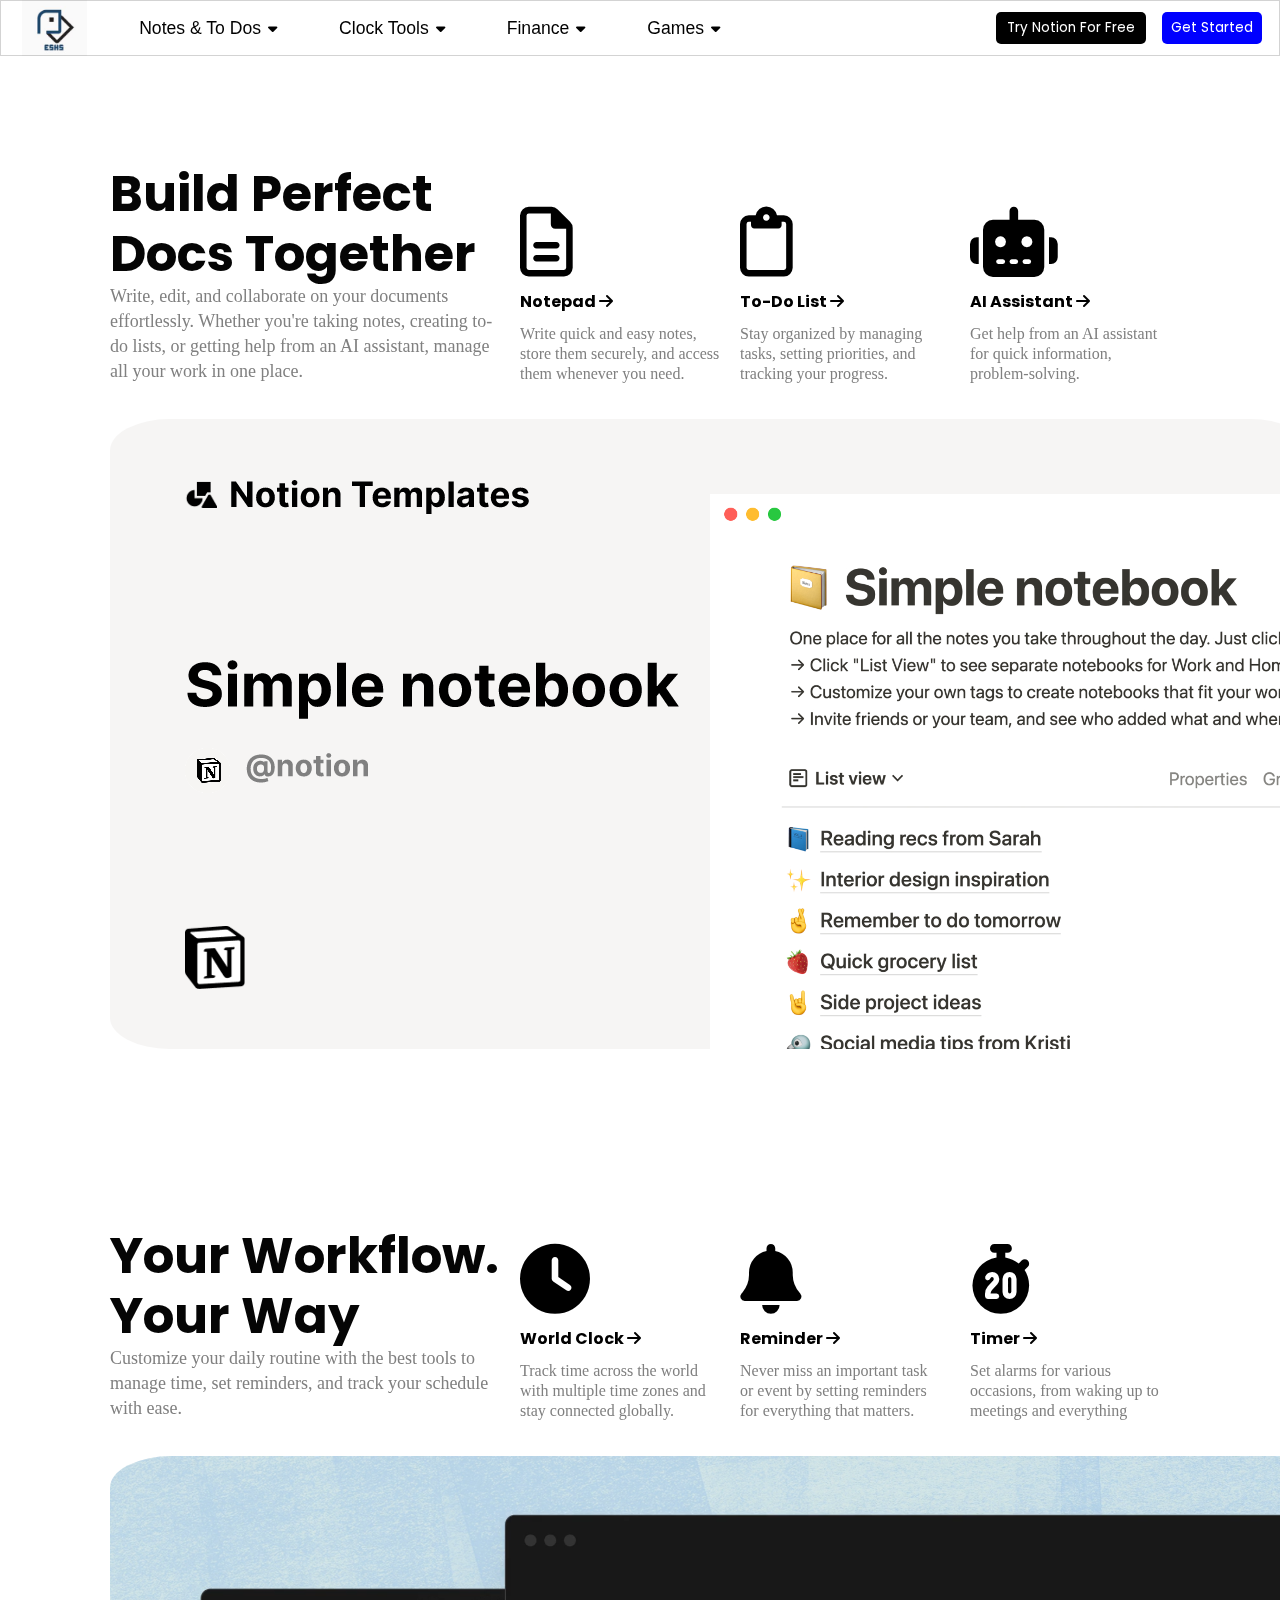
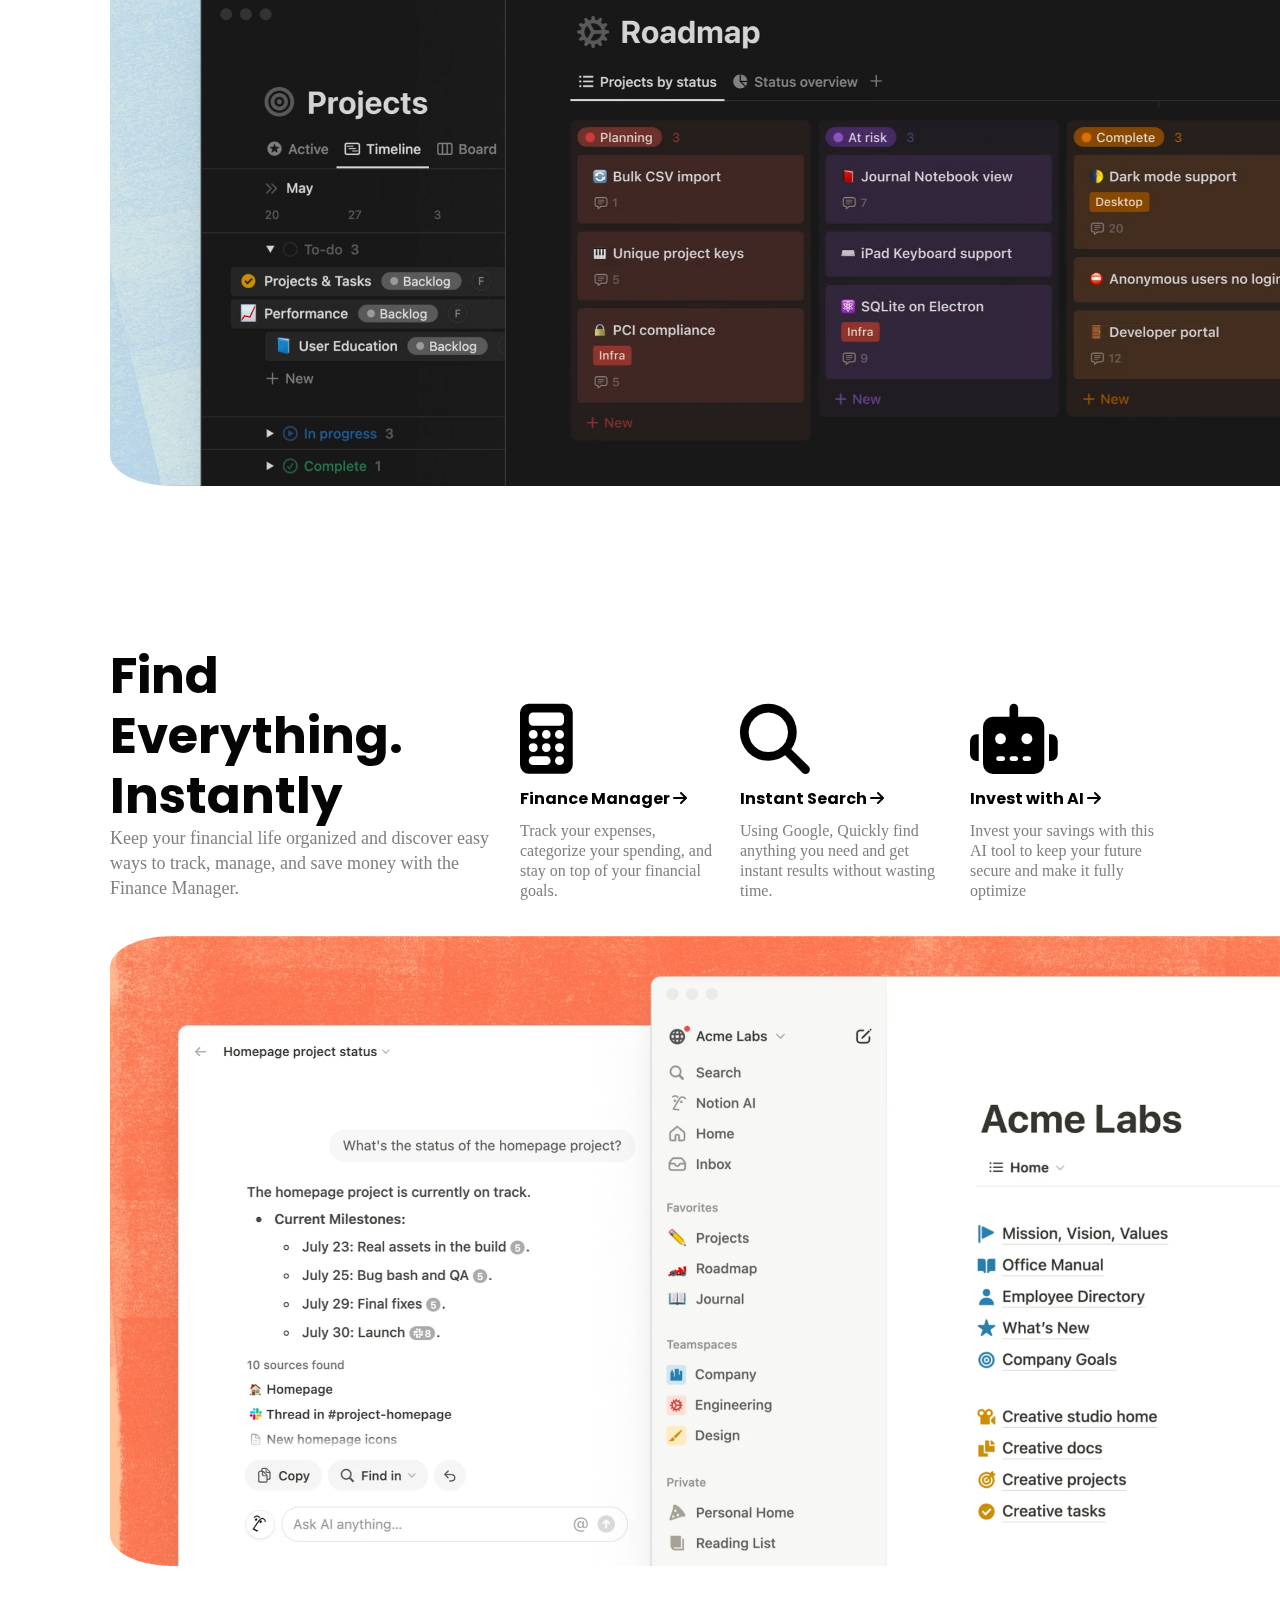
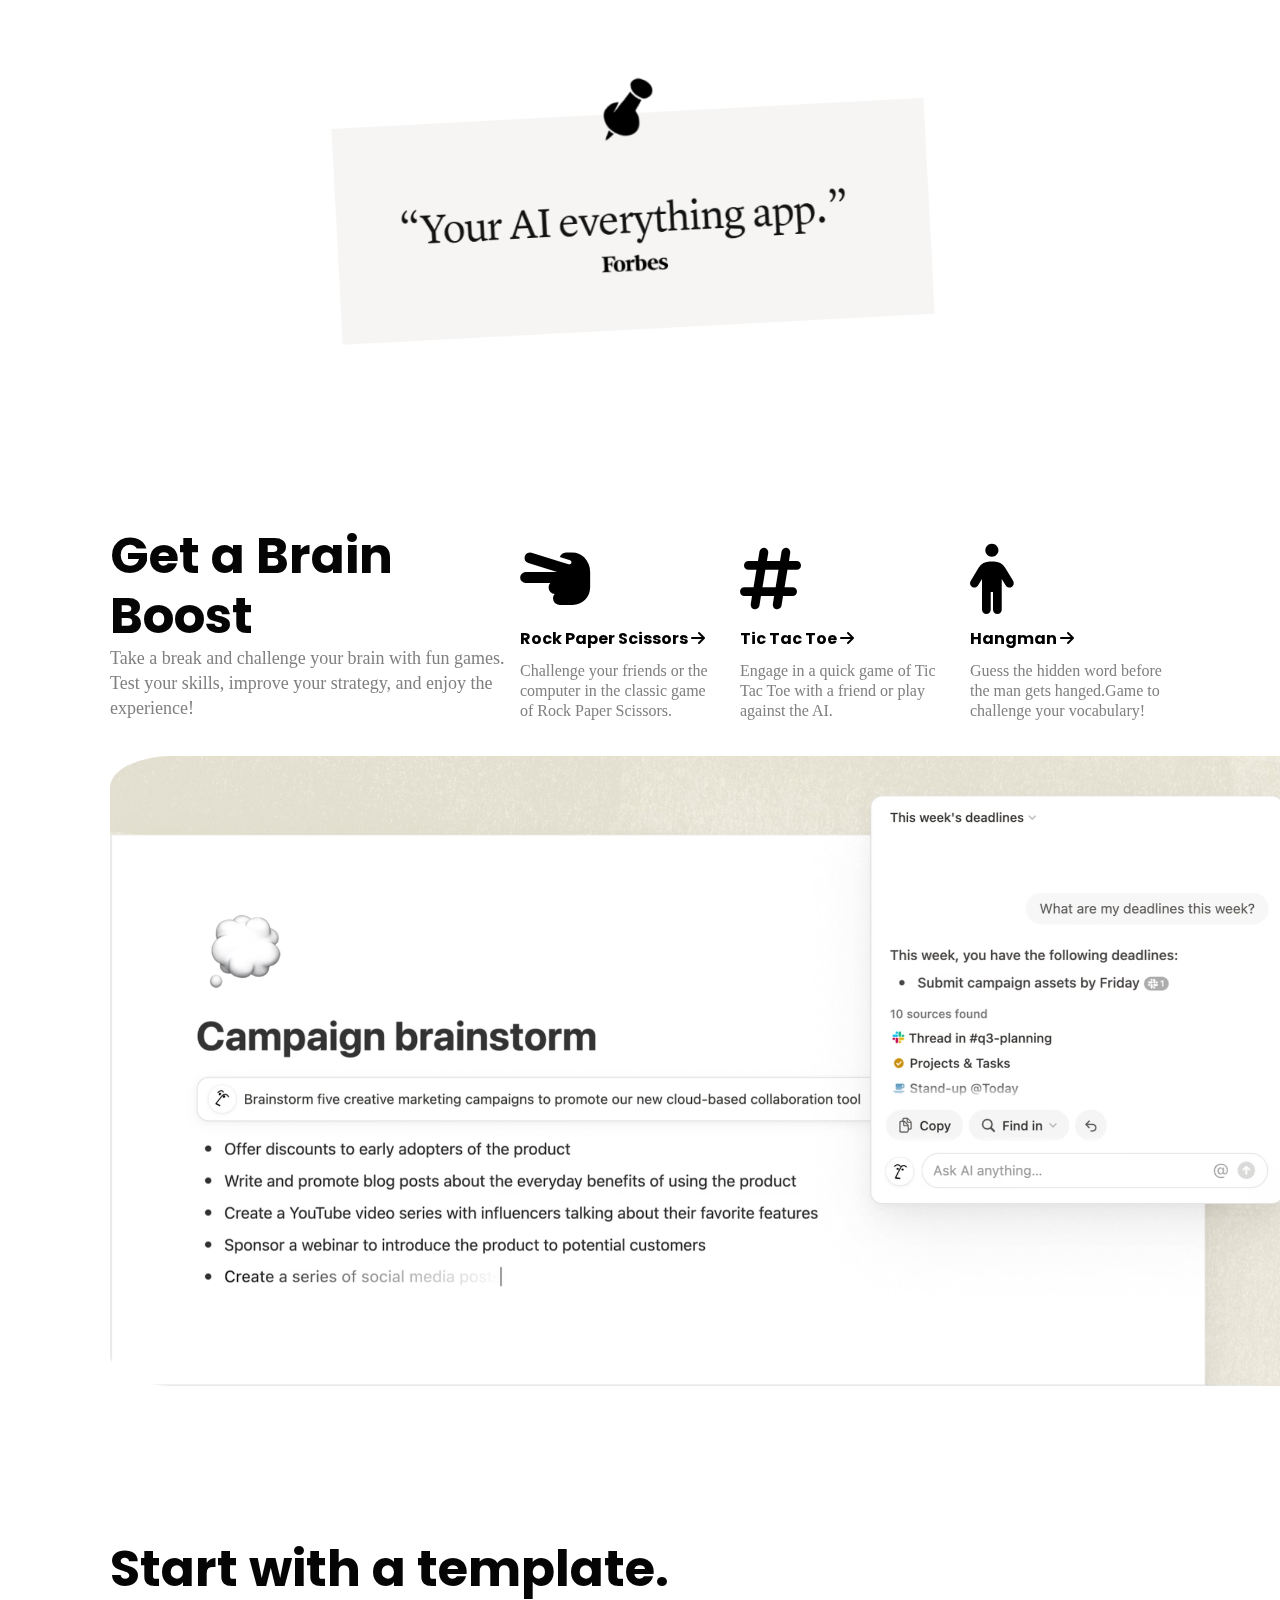
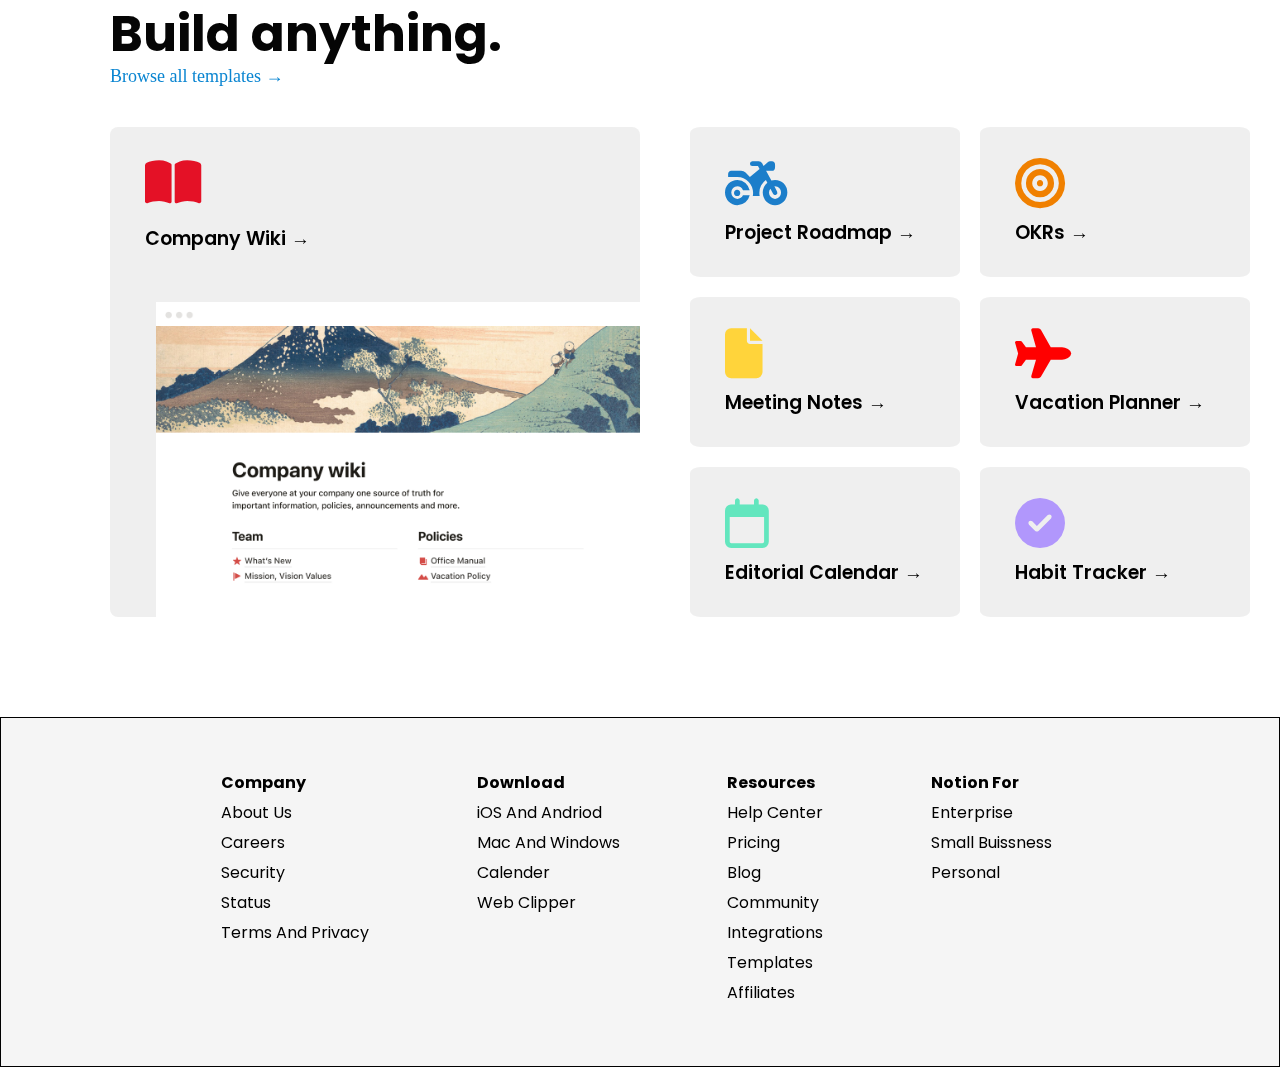
<file: index.html>
<!DOCTYPE html>
<html lang="en">

<head>
    <meta charset="UTF-8">
    <meta name="viewport" content="width=device-width, initial-scale=1.0">
    <link rel="stylesheet" href="index.css">
    <link href='https://unpkg.com/boxicons@2.1.4/css/boxicons.min.css' rel='stylesheet'>
    <link rel="stylesheet" href="https://cdnjs.cloudflare.com/ajax/libs/font-awesome/6.6.0/css/all.min.css" />
    <style>
        @import url('https://fonts.googleapis.com/css2?family=Barlow+Semi+Condensed&family=Barlow:wght@600;700&family=Poppins:ital,wght@0,100;0,200;0,300;0,400;0,500;0,600;0,700;0,800;0,900;1,100;1,200;1,300;1,400;1,500;1,600;1,700;1,800;1,900&display=swap');
    </style>
    <link rel="icon" href="NotionImages/ss.png" type="image/x-icon">
    <title>ESHS Productivity System</title>
</head>

<body>

    <!-- NAVIGATON MENU SECTION STARTS -->

    <header>
        <div class="navBar">
            <div class="content">
                <img src="NotionImages/ss.png">
                <div class="dropdown">
                    <a href="#">Notes & To Dos <i class="fa-solid fa-caret-down"></i></a>
                    <div class="dropdown_menu" id="menu3">
                        <ul>
                            <li><a href="Notepad/notepad.html" target="_blank">Notepad</a>
                            </li>
                            <li><a href="To DO list/tasklist.html" target="_blank">Task List</a>
                            </li>
                            <li><a href="https://chat.openai.com" target="_blank">Ai Assistant</a>
                            </li>
                        </ul>
                    </div>
                </div>
                <div class="dropdown">
                    <a href="#">Clock Tools <i class="fa-solid fa-caret-down"></i></a>
                    <div class="dropdown_menu" id="menu3">
                        <ul>
                            <li><a href="Clock/Clock/wc.html" target="_blank">World Clock</a>
                            </li>
                            <li><a href="Clock/Reminder/reminder.html" target="_blank">Reminder</a>
                            </li>
                            <li><a href="Clock/Timer/timer.html" target="_blank">Stopwatch</a>
                            </li>
                        </ul>
                    </div>
                </div>
                <div class="dropdown">
                    <a href="#">Finance <i class="fa-solid fa-caret-down"></i></a>
                    <div class="dropdown_menu" id="menu3">
                        <ul>
                            <li><a href="Finance Manager/index.html" target="_blank">Finance Tracker</a></li>
                        </ul>
                    </div>
                </div>
                <div class="dropdown">
                    <a href="#">Games <i class="fa-solid fa-caret-down"></i></a>
                    <div class="dropdown_menu" id="menu4">
                        <ul>
                            <li><a href="Rock Paper Scissors/rockPaperScissors.html" target="_blank">Rock Paper Scissors</a></li>
                            <li><a href="Tic Tac Toe/tictactoe.html" target="_blank">Tic Tac Toe</a></li>
                            <li><a href="Hangman/hangman.html" target="_blank">Hangman</a></li>
                        </ul>
                    </div>
                </div>
            </div>
            <div class="nav-btns">
                <button class="trybtn" id="sign-in">Try Notion For Free</button>
                <button class="startbtn" id="user-button">Get Started</button>
            </div>
        </div>
    </header>

    <!-- NAVIGATON MENU SECTION ENDS -->


    <!-- NOTEPAD SECTION STARTS-->

    <section class="container" id="buildDocsTogetherSection">
        <div class="contInfo">
            <h1>Build Perfect Docs Together</h1>
            <p>Write, edit, and collaborate on your documents effortlessly. Whether you're taking notes, creating to-do
                lists, or getting help from an AI assistant, manage all your work in one place.</p>
        </div>
        <div class="box">
            <i class="fa-regular fa-file-lines"></i>
            <h4><a href="Notepad/notepad.html" target="_blank" class="myesfan">Notepad <i class="fa-solid fa-arrow-right ifeatures"></i></a></h4>
            <p>Write quick and easy notes, store them securely, and access them whenever you need.</p>
        </div>
        <div class="box">
            <i class="fa-regular fa-clipboard"></i>
            <h4><a href="To DO list/tasklist.html" target="_blank" class="myesfan">To-Do List <i class="fa-solid fa-arrow-right ifeatures"></i></a></h4>
            <p>Stay organized by managing tasks, setting priorities, and tracking your progress.</p>
        </div>
        <div class="box">
            <i class="fa-solid fa-robot"></i>
            <h4><a href="https://chatgpt.com/" target="_blank" class="myesfan">AI Assistant <i class="fa-solid fa-arrow-right ifeatures"></i></a></h4>
            <p>Get help from an AI assistant for quick information, problem-solving.</p>
        </div>
        <img src="NotionImages/simple-notebook.png">
    </section>

    <!-- NOTEPAD SECTION STARTS-->


    <!-- CLOCK SECTION STARTS -->

    <section class="container" id="yourWorkflowSection">
        <div class="contInfo">
            <h1>Your Workflow. Your Way</h1>
            <p>Customize your daily routine with the best tools to manage time, set reminders, and track your schedule
                with ease.</p>
        </div>
        <div class="box">
            <i class="fa-solid fa-clock"></i>
            <h4><a href="Clock/Clock/wc.html" class="myesfan" target="_blank">World Clock <i class="fa-solid fa-arrow-right ifeatures"></i></a></h4>
            <p>Track time across the world with multiple time zones and stay connected globally.</p>
        </div>
        <div class="box">
            <i class="fa-solid fa-bell"></i>
            <h4><a href="Clock/Reminder/reminder.html" class="myesfan" target="_blank">Reminder <i class="fa-solid fa-arrow-right ifeatures"></i></a></h4>
            <p>Never miss an important task or event by setting reminders for everything that matters.</p>
        </div>
        <div class="box">
            <i class="fa-solid fa-stopwatch-20"></i>
            <h4><a href="Clock/Timer/timer.html" class="myesfan" target="_blank">Timer <i class="fa-solid fa-arrow-right ifeatures"></i></a></h4>
            <p>Set alarms for various occasions, from waking up to meetings and everything </p>
        </div>
        <img src="NotionImages/videoframe_1125.png" style="height: 630px;">

    </section>

    <!-- CLOCK SECTION STARTS -->


    <!-- FINANCE MANAGER SECTION STARTS -->
    <section class="container" id="findEverythingSection">
        <div class="contInfo">
            <h1>Find Everything. Instantly</h1>
            <p>Keep your financial life organized and discover easy ways to track, manage, and save money with the
                Finance Manager.</p>
        </div>
        <div class="box">
            <i class="fa-solid fa-calculator"></i>
            <h4><a href="Finance Manager/index.html" target="_blank" class="myesfan">Finance Manager <i class="fa-solid ifeatures fa-arrow-right"></i></a></h4>
            <p>Track your expenses, categorize your spending, and stay on top of your financial goals.</p>
        </div>
        <div class="box">
            <i class="fa-solid fa-search"></i>
            <h4><a href="https://www.google.com/" target="_blank" class="myesfan">Instant Search <i class="fa-solid ifeatures fa-arrow-right"></i></a></h4>
            <p>Using Google, Quickly find anything you need and get instant results without wasting time.</p>
        </div>
        <div class="box">
            <i class="fa-solid fa-robot"></i>
            <h4><a href="https://www.sigfig.com/" target="_blank" class="myesfan">Invest with AI <i class="fa-solid ifeatures fa-arrow-right"></i></a></h4>
            <p>Invest your savings with this AI tool to keep your future secure and make it fully optimize</p>
        </div>
        <img src="NotionImages/videoframe_4875.png" height="630px">
    </section>

    <!-- FINANCE MANAGER SECTION ENDS -->


    <div style="display: flex; justify-content: center;">
        <img src="NotionImages/quote.png" height="350px">
    </div>


    <!-- GAMES SECTION STARTS -->

    <section class="container" id="brainBoostSection">
        <div class="contInfo">
            <h1>Get a Brain Boost</h1>
            <p>Take a break and challenge your brain with fun games. Test your skills, improve your strategy, and enjoy
                the experience!</p>
        </div>
        <div class="box">
            <i class="fa-solid fa-hand-scissors"></i>
            <h4><a href="Rock Paper Scissors/rockPaperScissors.html" class="myesfan">Rock Paper Scissors <i class="fa-solid fa-arrow-right ifeatures"></i></a></h4>
            <p>Challenge your friends or the computer in the classic game of Rock Paper Scissors.</p>
        </div>
        <div class="box">
            <i class="fa-solid fa-hashtag"></i>
            <h4><a href="Tic Tac Toe/tictactoe.html" class="myesfan">Tic Tac Toe <i class="fa-solid fa-arrow-right ifeatures"></i></a></h4>
            <p>Engage in a quick game of Tic Tac Toe with a friend or play against the AI.</p>
        </div>
        <div class="box">
            <i class="fa-solid fa-person"></i>
            <h4><a href="Hangman/hangman.html" class="myesfan">Hangman <i class="fa-solid fa-arrow-right ifeatures"></i></a></h4>
            <p>Guess the hidden word before the man gets hanged.Game to challenge your vocabulary!</p>
        </div>

        <img src="NotionImages/videoframe_4125.png" height="630px">
    </section>

    <!-- GAMES SECTION ENDS -->


    <section class="button-collage">
        <h1 style="line-height: 65px;">Start with a template. Build anything.</h1>
        <a href="#">Browse all templates →</a>
        <div class="buttons">
            <button id="btn1"><i class="fa-solid fa-book-open" style="color: #e41126;"></i><h3>Company Wiki →</h3> <img src="NotionImages/wiki-template.webp" class="btn1-icon"></button>
            <button class="btn" id="btn2 "><i class="fa-solid fa-motorcycle" style="color: #1c7eca;"></i><h3>Project Roadmap →</h3></button>
            <button class="btn" id="btn3 "><i class="fa-solid fa-bullseye" style="color: #f08000;"></i><h3>OKRs →</h3></button>
            <button class="btn" id="btn4"><i class="fa-solid fa-file" style="color: #FFD43B;"></i><h3>Meeting Notes →</h3></button>
            <button class="btn" id="btn5"><i class="fa-solid fa-plane" style="color: #ff0000;"></i><h3>Vacation Planner →</h3></button>
            <button class="btn" id="btn6"><i class="fa-regular fa-calendar" style="color: #63E6BE;"></i><h3>Editorial Calendar →</h3></button>
            <button class="btn" id="btn7"><i class="fa-solid fa-circle-check" style="color: #B197FC;"></i><h3>Habit Tracker →</h3></button>
        </div>
    </section>
    
    <footer>
        <div class="foot_info footer1">
            <p><b>Company</b></p>
            <a>About Us</a>
            <a>Careers</a>
            <a>Security</a>
            <a>Status</a>
            <a>Terms And Privacy</a>
        </div>
        <div class="foot_info footer2">
            <p><b>Download</b></p>
            <a>iOS And Andriod</a>
            <a>Mac And Windows</a>
            <a>Calender</a>
            <a>Web Clipper</a>
        </div>
        <div class="foot_info footer3">
            <p><b>Resources</b></p>
            <a>Help Center</a>
            <a>Pricing</a>
            <a>Blog</a>
            <a>Community</a>
            <a>Integrations</a>
            <a>Templates</a>
            <a>Affiliates</a>
        </div>
        <div class="foot_info footer4">
            <p><b>Notion For</b></p>
            <a>Enterprise</a>
            <a>Small Buissness</a>
            <a>Personal</a>
        </div>
    </footer>
</body>

</html>
</file>
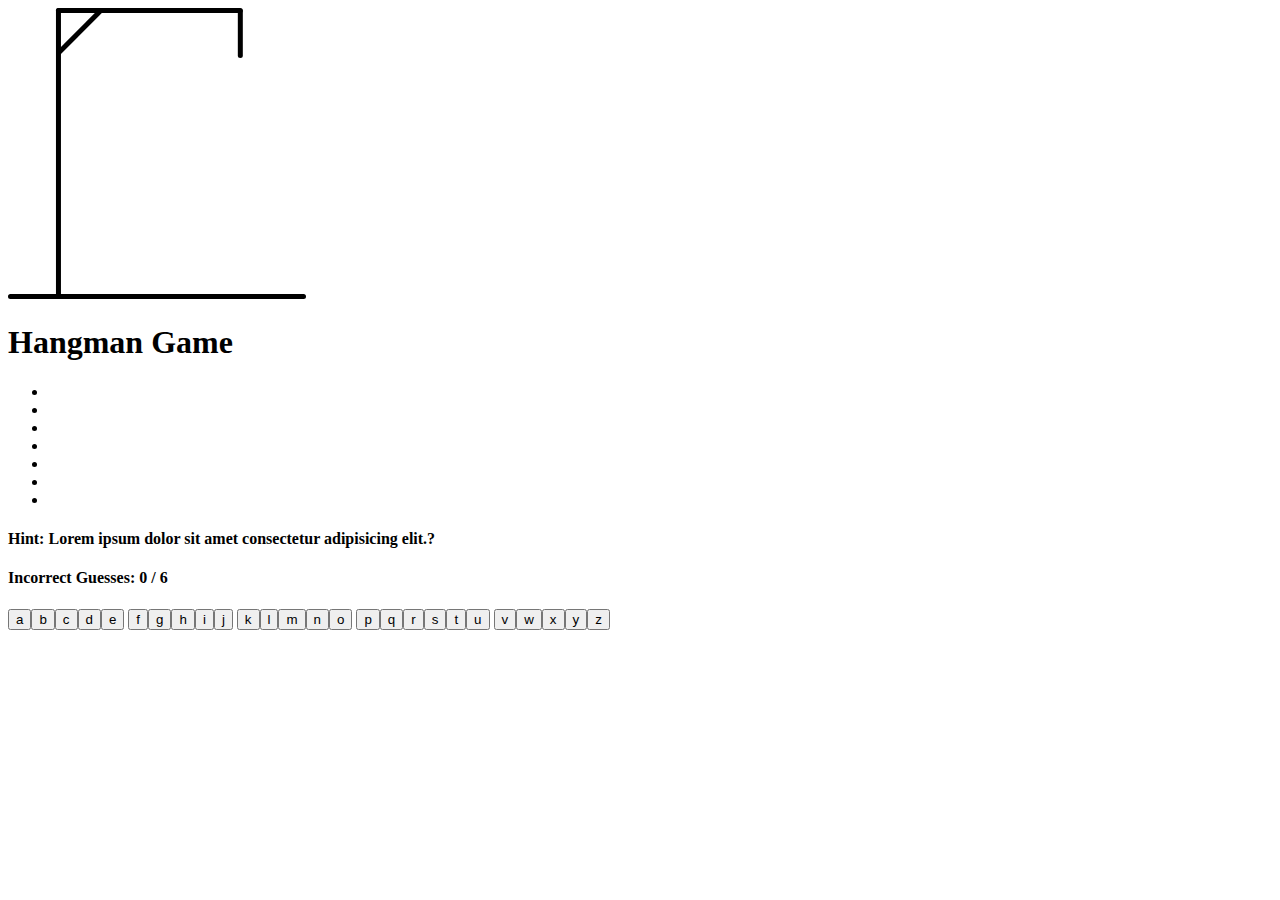
<file: Hangman/index.html>
<!DOCTYPE html>
<html lang="en">
<head>
    <meta charset="UTF-8">
    <meta name="viewport" content="width=device-width, initial-scale=1.0">
    <title>Document</title>
    <style>
    </style>
</head>
<body>
    <div class="container">
        <div class="hangman-box">
            <img src="hangman-0.svg" alt="hangman_Image">
            <h1>Hangman Game</h1>
        </div>
        <div class="game-box">
            <ul>
                <li class="letter"></li>
                <li class="letter"></li>
                <li class="letter"></li>
                <li class="letter"></li>
                <li class="letter"></li>
                <li class="letter"></li>
                <li class="letter"></li>
            </ul>
            <h4 class="hint-text">
                Hint: <b>Lorem ipsum dolor sit amet consectetur adipisicing elit.?</b>
            </h4>
            <h4 class="guesses-text">
                Incorrect Guesses: <b> 0 / 6 </b>
            </h4>
            <div class="keyboard">
               <button>a</button><button>b</button><button>c</button><button>d</button><button>e</button>
               <button>f</button><button>g</button><button>h</button><button>i</button><button>j</button>
               <button>k</button><button>l</button><button>m</button><button>n</button><button>o</button>
               <button>p</button><button>q</button><button>r</button><button>s</button><button>t</button><button>u</button>
               <button>v</button><button>w</button><button>x</button><button>y</button><button>z</button>
            </div>

        </div>
    </div>

</body>
</html>
</file>
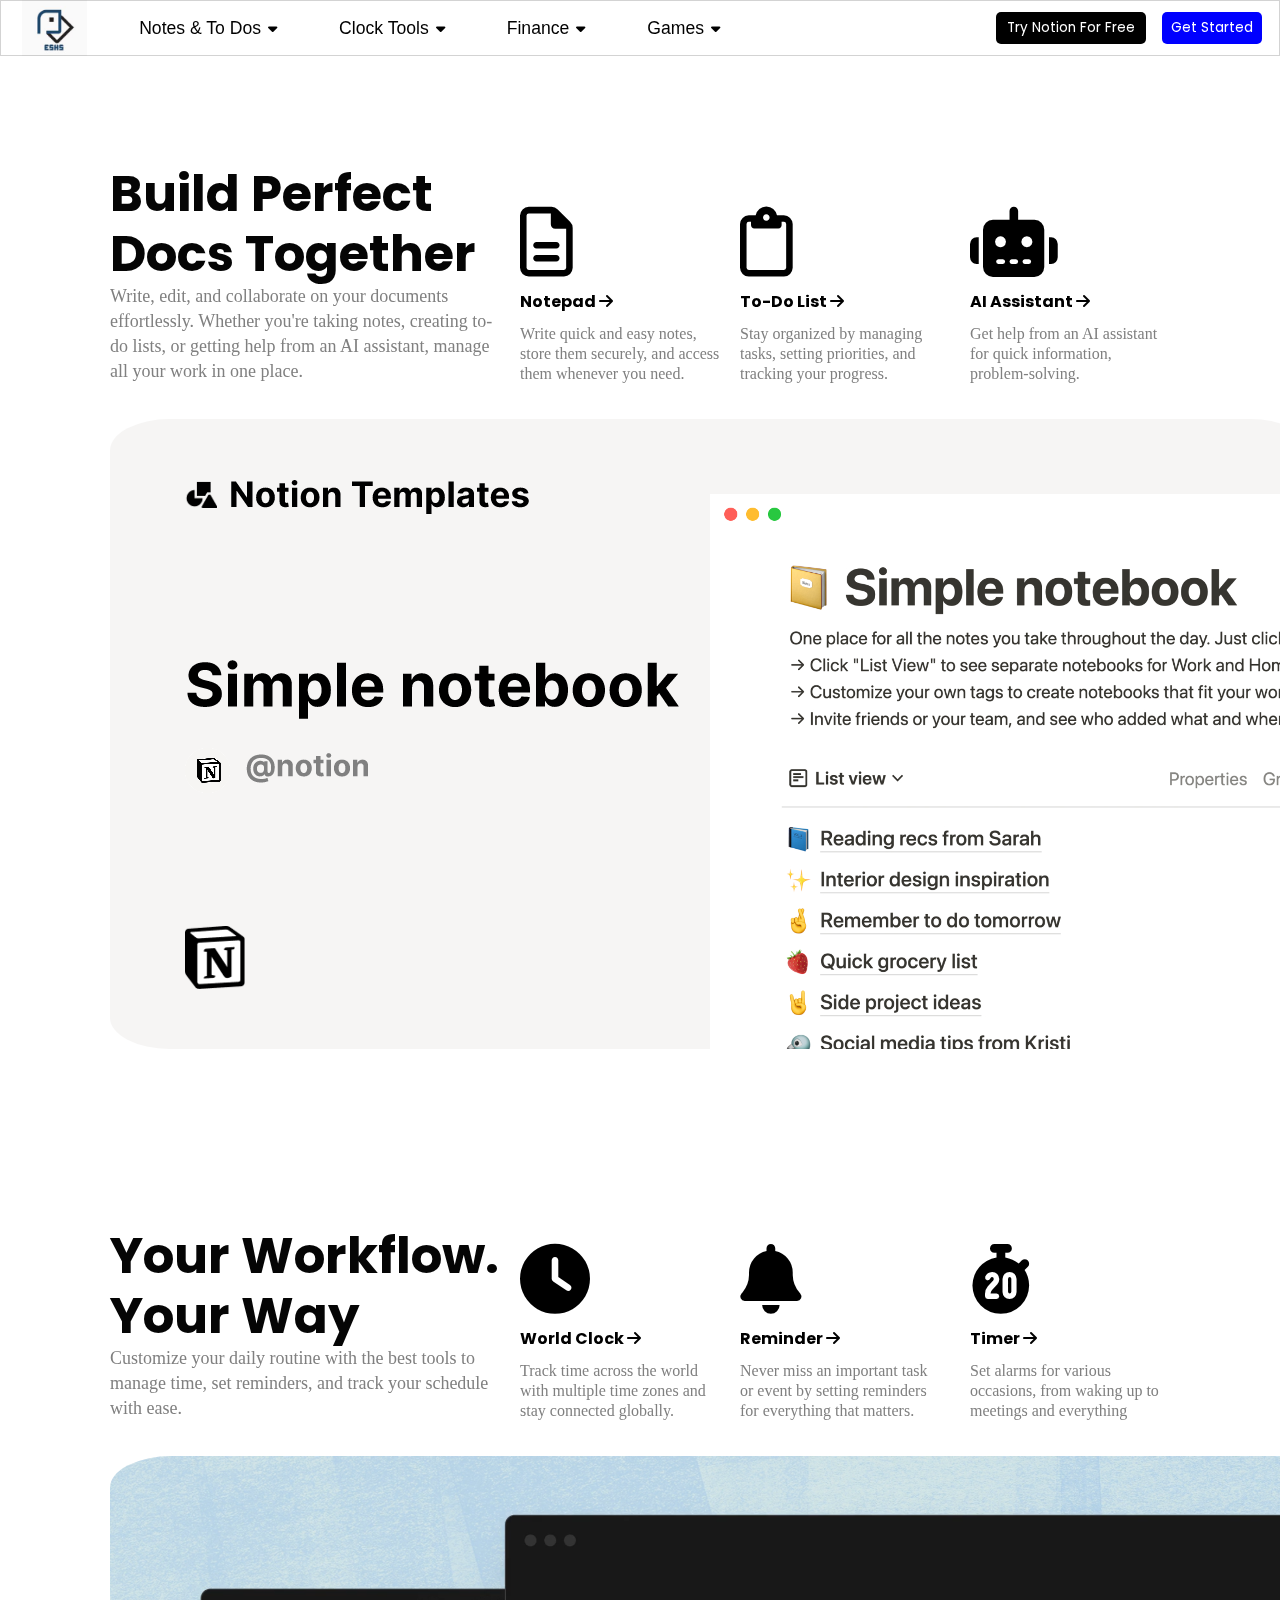
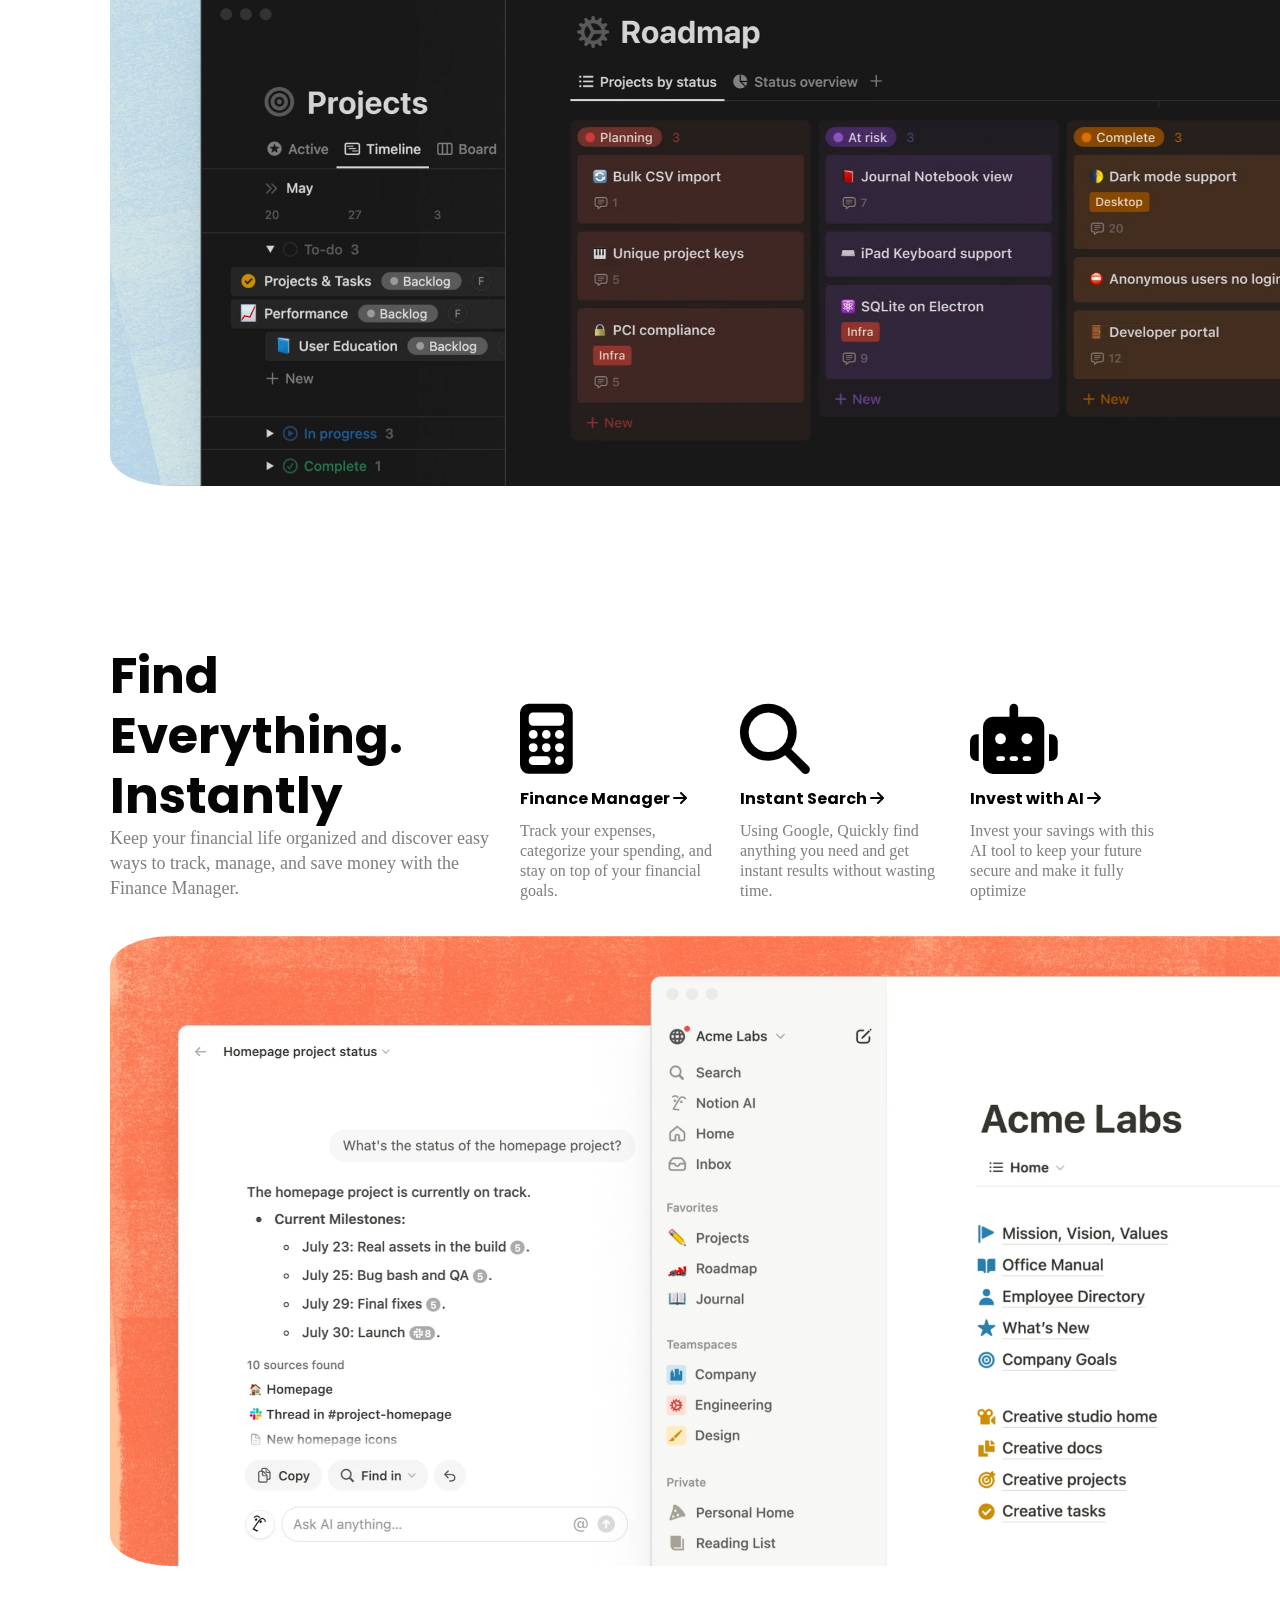
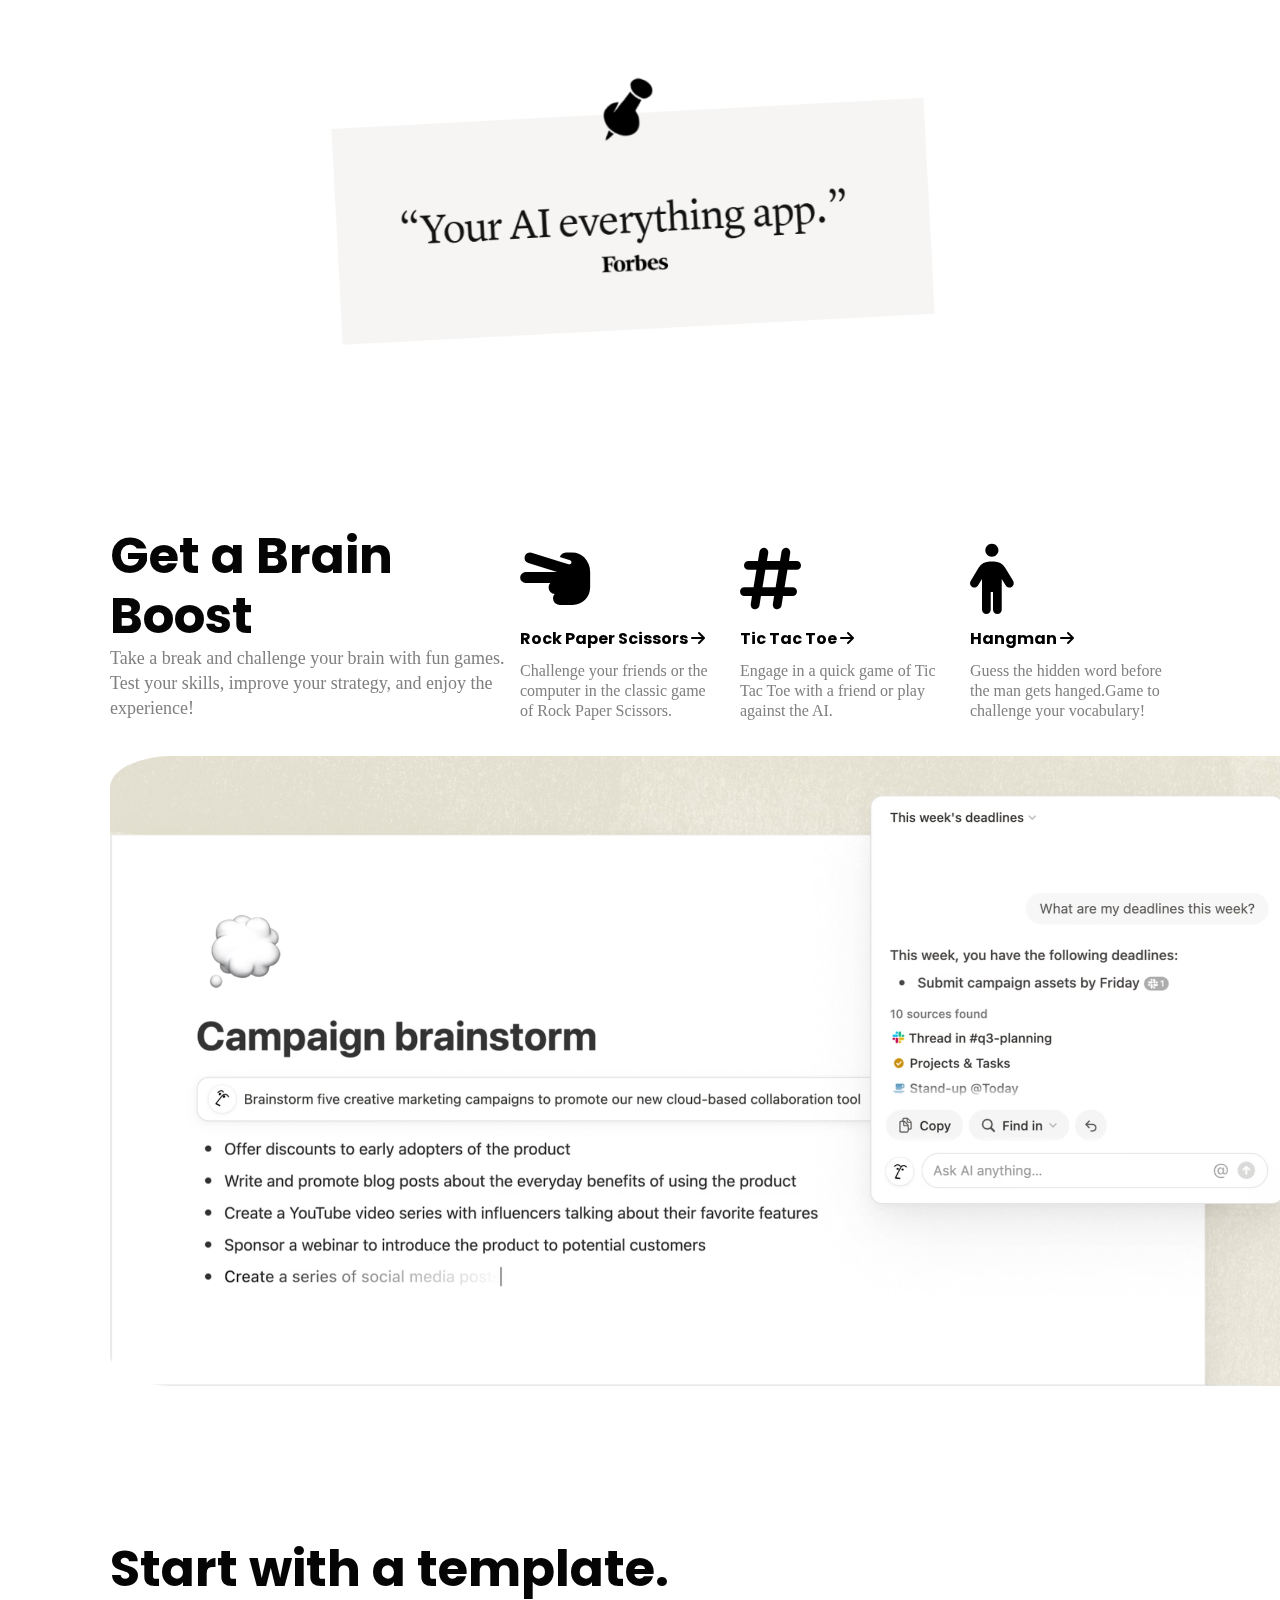
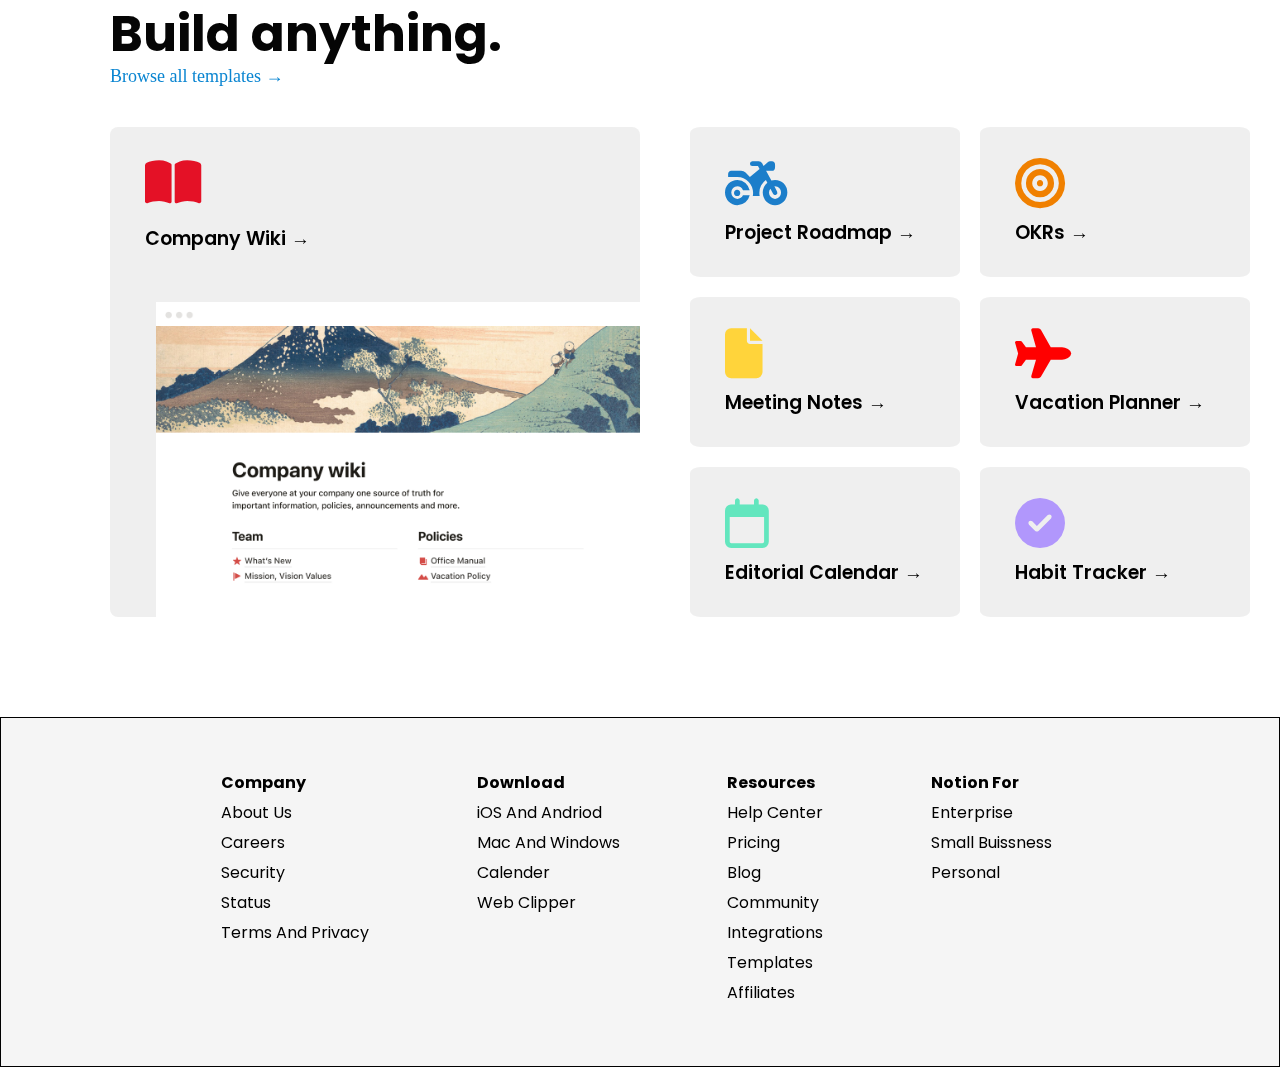
<file: notion.html>
<!DOCTYPE html>
<html lang="en">

<head>
    <meta charset="UTF-8">
    <meta name="viewport" content="width=device-width, initial-scale=1.0">
    <link rel="stylesheet" href="notion.css">
    <link href='https://unpkg.com/boxicons@2.1.4/css/boxicons.min.css' rel='stylesheet'>
    <link rel="stylesheet" href="https://cdnjs.cloudflare.com/ajax/libs/font-awesome/6.6.0/css/all.min.css" />
    <style>
        @import url('https://fonts.googleapis.com/css2?family=Barlow+Semi+Condensed&family=Barlow:wght@600;700&family=Poppins:ital,wght@0,100;0,200;0,300;0,400;0,500;0,600;0,700;0,800;0,900;1,100;1,200;1,300;1,400;1,500;1,600;1,700;1,800;1,900&display=swap');
    </style>
    <link rel="icon" href="NotionImages/ss.png" type="image/x-icon">
    <title>ESHS Productivity System</title>
</head>

<body>

    <!-- NAVIGATON MENU SECTION STARTS -->

    <header>
        <div class="navBar">
            <div class="content">
                <img src="NotionImages/ss.png">
                <div class="dropdown">
                    <a href="#">Notes & To Dos <i class="fa-solid fa-caret-down"></i></a>
                    <div class="dropdown_menu" id="menu3">
                        <ul>
                            <li><a href="Notepad/notepad.html" target="_blank">Notepad</a>
                            </li>
                            <li><a href="To DO list/tasklist.html" target="_blank">Task List</a>
                            </li>
                            <li><a href="https://chat.openai.com" target="_blank">Ai Assistant</a>
                            </li>
                        </ul>
                    </div>
                </div>
                <div class="dropdown">
                    <a href="#">Clock Tools <i class="fa-solid fa-caret-down"></i></a>
                    <div class="dropdown_menu" id="menu3">
                        <ul>
                            <li><a href="Clock/Clock/wc.html" target="_blank">World Clock</a>
                            </li>
                            <li><a href="Clock/Reminder/reminder.html" target="_blank">Reminder</a>
                            </li>
                            <li><a href="Clock/Timer/timer.html" target="_blank">Stopwatch</a>
                            </li>
                        </ul>
                    </div>
                </div>
                <div class="dropdown">
                    <a href="#">Finance <i class="fa-solid fa-caret-down"></i></a>
                    <div class="dropdown_menu" id="menu3">
                        <ul>
                            <li><a href="Finance Manager/index.html" target="_blank">Finance Tracker</a></li>
                        </ul>
                    </div>
                </div>
                <div class="dropdown">
                    <a href="#">Games <i class="fa-solid fa-caret-down"></i></a>
                    <div class="dropdown_menu" id="menu4">
                        <ul>
                            <li><a href="Rock Paper Scissors/rockPaperScissors.html" target="_blank">Rock Paper Scissors</a></li>
                            <li><a href="Tic Tac Toe/tictactoe.html" target="_blank">Tic Tac Toe</a></li>
                            <li><a href="Hangman/hangman.html" target="_blank">Hangman</a></li>
                        </ul>
                    </div>
                </div>
            </div>
            <div class="nav-btns">
                <button class="trybtn" id="sign-in">Try Notion For Free</button>
                <button class="startbtn" id="user-button">Get Started</button>
            </div>
        </div>
    </header>

    <!-- NAVIGATON MENU SECTION ENDS -->


    <!-- NOTEPAD SECTION STARTS-->

    <section class="container" id="buildDocsTogetherSection">
        <div class="contInfo">
            <h1>Build Perfect Docs Together</h1>
            <p>Write, edit, and collaborate on your documents effortlessly. Whether you're taking notes, creating to-do
                lists, or getting help from an AI assistant, manage all your work in one place.</p>
        </div>
        <div class="box">
            <i class="fa-regular fa-file-lines"></i>
            <h4><a href="Notepad/notepad.html" target="_blank" class="myesfan">Notepad <i class="fa-solid fa-arrow-right ifeatures"></i></a></h4>
            <p>Write quick and easy notes, store them securely, and access them whenever you need.</p>
        </div>
        <div class="box">
            <i class="fa-regular fa-clipboard"></i>
            <h4><a href="To DO list/tasklist.html" target="_blank" class="myesfan">To-Do List <i class="fa-solid fa-arrow-right ifeatures"></i></a></h4>
            <p>Stay organized by managing tasks, setting priorities, and tracking your progress.</p>
        </div>
        <div class="box">
            <i class="fa-solid fa-robot"></i>
            <h4><a href="https://chatgpt.com/" target="_blank" class="myesfan">AI Assistant <i class="fa-solid fa-arrow-right ifeatures"></i></a></h4>
            <p>Get help from an AI assistant for quick information, problem-solving.</p>
        </div>
        <img src="NotionImages/simple-notebook.png">
    </section>

    <!-- NOTEPAD SECTION STARTS-->


    <!-- CLOCK SECTION STARTS -->

    <section class="container" id="yourWorkflowSection">
        <div class="contInfo">
            <h1>Your Workflow. Your Way</h1>
            <p>Customize your daily routine with the best tools to manage time, set reminders, and track your schedule
                with ease.</p>
        </div>
        <div class="box">
            <i class="fa-solid fa-clock"></i>
            <h4><a href="Clock/Clock/wc.html" class="myesfan" target="_blank">World Clock <i class="fa-solid fa-arrow-right ifeatures"></i></a></h4>
            <p>Track time across the world with multiple time zones and stay connected globally.</p>
        </div>
        <div class="box">
            <i class="fa-solid fa-bell"></i>
            <h4><a href="Clock/Reminder/reminder.html" class="myesfan" target="_blank">Reminder <i class="fa-solid fa-arrow-right ifeatures"></i></a></h4>
            <p>Never miss an important task or event by setting reminders for everything that matters.</p>
        </div>
        <div class="box">
            <i class="fa-solid fa-stopwatch-20"></i>
            <h4><a href="Clock/Timer/timer.html" class="myesfan" target="_blank">Timer <i class="fa-solid fa-arrow-right ifeatures"></i></a></h4>
            <p>Set alarms for various occasions, from waking up to meetings and everything </p>
        </div>
        <img src="NotionImages/videoframe_1125.png" style="height: 630px;">

    </section>

    <!-- CLOCK SECTION STARTS -->


    <!-- FINANCE MANAGER SECTION STARTS -->
    <section class="container" id="findEverythingSection">
        <div class="contInfo">
            <h1>Find Everything. Instantly</h1>
            <p>Keep your financial life organized and discover easy ways to track, manage, and save money with the
                Finance Manager.</p>
        </div>
        <div class="box">
            <i class="fa-solid fa-calculator"></i>
            <h4><a href="Finance Manager/index.html" target="_blank" class="myesfan">Finance Manager <i class="fa-solid ifeatures fa-arrow-right"></i></a></h4>
            <p>Track your expenses, categorize your spending, and stay on top of your financial goals.</p>
        </div>
        <div class="box">
            <i class="fa-solid fa-search"></i>
            <h4><a href="https://www.google.com/" target="_blank" class="myesfan">Instant Search <i class="fa-solid ifeatures fa-arrow-right"></i></a></h4>
            <p>Using Google, Quickly find anything you need and get instant results without wasting time.</p>
        </div>
        <div class="box">
            <i class="fa-solid fa-robot"></i>
            <h4><a href="https://www.sigfig.com/" target="_blank" class="myesfan">Invest with AI <i class="fa-solid ifeatures fa-arrow-right"></i></a></h4>
            <p>Invest your savings with this AI tool to keep your future secure and make it fully optimize</p>
        </div>
        <img src="NotionImages/videoframe_4875.png" height="630px">
    </section>

    <!-- FINANCE MANAGER SECTION ENDS -->


    <div style="display: flex; justify-content: center;">
        <img src="NotionImages/quote.png" height="350px">
    </div>


    <!-- GAMES SECTION STARTS -->

    <section class="container" id="brainBoostSection">
        <div class="contInfo">
            <h1>Get a Brain Boost</h1>
            <p>Take a break and challenge your brain with fun games. Test your skills, improve your strategy, and enjoy
                the experience!</p>
        </div>
        <div class="box">
            <i class="fa-solid fa-hand-scissors"></i>
            <h4><a href="Rock Paper Scissors/rockPaperScissors.html" class="myesfan">Rock Paper Scissors <i class="fa-solid fa-arrow-right ifeatures"></i></a></h4>
            <p>Challenge your friends or the computer in the classic game of Rock Paper Scissors.</p>
        </div>
        <div class="box">
            <i class="fa-solid fa-hashtag"></i>
            <h4><a href="Tic Tac Toe/tictactoe.html" class="myesfan">Tic Tac Toe <i class="fa-solid fa-arrow-right ifeatures"></i></a></h4>
            <p>Engage in a quick game of Tic Tac Toe with a friend or play against the AI.</p>
        </div>
        <div class="box">
            <i class="fa-solid fa-person"></i>
            <h4><a href="Hangman/hangman.html" class="myesfan">Hangman <i class="fa-solid fa-arrow-right ifeatures"></i></a></h4>
            <p>Guess the hidden word before the man gets hanged.Game to challenge your vocabulary!</p>
        </div>

        <img src="NotionImages/videoframe_4125.png" height="630px">
    </section>

    <!-- GAMES SECTION ENDS -->


    <section class="button-collage">
        <h1 style="line-height: 65px;">Start with a template. Build anything.</h1>
        <a href="#">Browse all templates →</a>
        <div class="buttons">
            <button id="btn1"><i class="fa-solid fa-book-open" style="color: #e41126;"></i><h3>Company Wiki →</h3> <img src="NotionImages/wiki-template.webp" class="btn1-icon"></button>
            <button class="btn" id="btn2 "><i class="fa-solid fa-motorcycle" style="color: #1c7eca;"></i><h3>Project Roadmap →</h3></button>
            <button class="btn" id="btn3 "><i class="fa-solid fa-bullseye" style="color: #f08000;"></i><h3>OKRs →</h3></button>
            <button class="btn" id="btn4"><i class="fa-solid fa-file" style="color: #FFD43B;"></i><h3>Meeting Notes →</h3></button>
            <button class="btn" id="btn5"><i class="fa-solid fa-plane" style="color: #ff0000;"></i><h3>Vacation Planner →</h3></button>
            <button class="btn" id="btn6"><i class="fa-regular fa-calendar" style="color: #63E6BE;"></i><h3>Editorial Calendar →</h3></button>
            <button class="btn" id="btn7"><i class="fa-solid fa-circle-check" style="color: #B197FC;"></i><h3>Habit Tracker →</h3></button>
        </div>
    </section>
    
    <footer>
        <div class="foot_info footer1">
            <p><b>Company</b></p>
            <a>About Us</a>
            <a>Careers</a>
            <a>Security</a>
            <a>Status</a>
            <a>Terms And Privacy</a>
        </div>
        <div class="foot_info footer2">
            <p><b>Download</b></p>
            <a>iOS And Andriod</a>
            <a>Mac And Windows</a>
            <a>Calender</a>
            <a>Web Clipper</a>
        </div>
        <div class="foot_info footer3">
            <p><b>Resources</b></p>
            <a>Help Center</a>
            <a>Pricing</a>
            <a>Blog</a>
            <a>Community</a>
            <a>Integrations</a>
            <a>Templates</a>
            <a>Affiliates</a>
        </div>
        <div class="foot_info footer4">
            <p><b>Notion For</b></p>
            <a>Enterprise</a>
            <a>Small Buissness</a>
            <a>Personal</a>
        </div>
    </footer>
</body>

</html>
</file>
<file: index.css>
*{
    margin: 0;
    padding: 0;
    box-sizing: border-box;
}
body{
    background-color: white;
}
.navBar{
    height: 3.5rem;
    max-width: 100vw;
    border: 1px solid lightgray;
    position: relative;
    top: 0px;
    display: flex;
    justify-content: center;
    align-items: center;
    justify-content: space-between;
}
.content{
    display: flex;
    width: 750px;
    justify-content: center;
    align-items: center;
    justify-content: space-around;
}
.spanish{
    cursor: pointer;
    font-family: "Poppins", sans-serif;
    font-weight: 600;
}
.navBar a{
    color: black;
    text-decoration: none;
    font-size: 1.1rem;
    font-family: Arial, Helvetica, sans-serif;
    font-weight: 500;
}
.navBar img{
    height: 3.5rem;
    mix-blend-mode: multiply;
}

.container{
    display: grid;
    /* border: 2px solid black; */
    height: 1000px;
    row-gap: 5px;
    column-gap: 10px;
    margin: 50px 80px 50px 80px;
    justify-content: space-between;
    padding: 30px;
    grid-template-rows: auto auto;
    grid-template-columns: 200px 10px 20px 200px;
}
.box{   
    align-self: flex-end;
    justify-content: center;
    width: 200px;
    line-height: 20px;
    align-items: center;
}
.box h4{
    font-size: 16px;
    color: #050505;
    font-family: poppins;
}
.box p{
    font-size: 16px;
    color: #808080;
}
.box i{
    font-size: 70px;
    margin-bottom: 15px;
    justify-content: center;
}
.contInfo{
    align-self: flex-end;
    text-align: start;
}
.contInfo h1{
    font-size: 50px;
    width: 400px;
    line-height: 60px;
    color: #050505;
    font-family: poppins;
}
.contInfo p{
    width: 400px;
    font-size: 18px;
    color: #808080;
    line-height: 25px;
}
.contInfo a{
    color: #0A85D1;
    font-size: 18px;
    text-decoration: none;
    line-height: 30px;
}
.contInfo a:hover{
    text-decoration: underline;
}
.container img{
    margin-top: 30px;
    border-radius: 5%;
    background-size: cover;
}
.button-collage{
    margin: 50px 80px 50px 80px;
    padding: 30px;
}
.button-collage h1{
    font-family: poppins;
    font-size: 50px;
    color: #050505;
    width: 600px;
}
.button-collage a{
    color: #0A85D1;
    font-size: 18px;
    text-decoration: none;
}
.button-collage a:hover{
    text-decoration: underline;
}
.buttons{
    display: grid;
    grid-template-columns: 200px 200px 200px 200px;
    grid-template-rows: auto auto auto;
    align-content: center;
    column-gap: 90px;
    row-gap: 20px;
    margin: 40px 0px 20px 0px;
}
#btn1{
    grid-column-start: 1;
    grid-column-end: 3; 
    grid-row-start: 1;
    grid-row-end: 4;
    height: 490px;
    width: 530px;
    border: none;
    border-radius: 4%;
    font-family: poppins;
    font-size: 19px;
    font-weight: 600;   
    border: none;
    font-size: 16px;
    cursor: pointer;
    border-radius: 8px;
    display: grid;
    grid-template-rows: 80px;


}
#btn1 h3{
    align-self: center;
    justify-self: flex-start;
    font-family: poppins;
    font-size: 19px;
    font-weight: 600;
    margin-left: 35px;
}
#btn1 i{
    align-self: flex-end;
    justify-self: flex-start;
    margin-left: 35px;
    font-size: 50px;
}
.btn1-icon{
    height: 315px;
    margin-right: 8px;
    align-self: flex-end;
    justify-self: flex-end;
    padding: 0;
    margin: 0;
}
.btn{
    height: 150px;
    width: 270px;
    border-radius: 4%;
    border: none;
    font-family: poppins;
    font-size: 19px;
    font-weight: 600;
    cursor: pointer;
    display: grid;
}
.btn h3{
    font-family: poppins;
    font-size: 19px;
    font-weight: 600;
    justify-self: flex-start;
    margin-left: 35px;
}
.btn i{
    align-self: flex-end;
    justify-self: flex-start;
    font-size: 50px;
    margin-left: 35px;
    margin-bottom: 10px;
}
.btn:hover{
    filter: brightness(0.9);
}
#btn1:hover{
    filter: brightness(0.9);
}
footer{
    height: 300px;
    width: 100%;
    border: 1px solid black;
    background-color: 
    whitesmoke;
}
.dropdown{
    position: relative;
    display: inline block;
    margin: 0;
}
.navBar .content a {
    color: black;
    text-decoration: none;
    padding: 10px;
    border-radius: 5px;
}
.dropdown a:hover{
    background-color: rgb(239, 238, 238);
    cursor: pointer;
}
.dropdown_menu{
    display: none;
    position: absolute;
    left: 0%;
    top: 100%;
    background-color: white;
    box-shadow: 2px 4px 8px  rgba(0,0,0,0.2);
    border-radius: 4px;
    min-width: 150px;
    padding: 10px;
    z-index: 1;
    margin-top: 10px;
}
.dropdown a i{
    font-size: 15px;
    margin-left: 2px;
}
#menu2{
    left: 0%;
}
#menu3{
    left: 0%;
    min-width: 170px;
}
#menu4{
    left: 0%;
    min-width: 225px;
}
#menu1 ul li a{
    display: block;
}
#menu2 ul li a{
    display: block;
}
#menu3 ul li a{
    display: block;
}
#menu4 ul li a{
    display: block;
}
#menu5 ul li a{
    display: block;
}
#menu5{
    left: 0%;
}
.dropdown_menu ul{
    display: block;
    list-style: none;
    padding: 0;
    margin: 0;
}
.dropdown_menu ul li{
    width: 100%;
    padding: 0px;
    padding-top: 0px;
}
.dropdown:hover .dropdown_menu {
    display: block;
}
.myesfan{
    text-decoration: none;
    color: black;
}
footer{
    display: grid;
    height: 350px;
    grid-template-columns: auto auto auto auto;
    column-gap: 50px;
    font-family: poppins;
    padding: 0 170px 0 220px;
    padding-top: 50px;
}
.foot_info{
    line-height: 30px;
}
.foot_info a{
    display: block;
}
.foot_info a:hover{
    text-decoration: underline;
    cursor: pointer;
    color: #0A85D1;
}
.ifeatures{
    font-size: 1rem !important;
}
.nav-btns{
    display: flex;
    width: 300px;
    justify-content: space-evenly;
    align-items: center;
}
.startbtn{
    height: 32px;
    width: 100px;
    color: white;
    background-color: blue;
    border: none;
    border-radius: 5px;
    font-family: poppins;
    cursor: pointer;
    font-size: 0.85rem;
}
.startbtn:hover{
    opacity: 0.8;
}
.trybtn:hover{
    opacity: 0.8;
}
.trybtn{
    height: 32px;
    width: 150px;
    color: white;
    background-color: black;
    border: none;
    border-radius: 5px;
    font-family: poppins;
    cursor: pointer;
    font-size: 0.85rem;

}
</file>
<file: notion.css>
*{
    margin: 0;
    padding: 0;
    box-sizing: border-box;
}
body{
    background-color: white;
}
.navBar{
    height: 3.5rem;
    max-width: 100vw;
    border: 1px solid lightgray;
    position: relative;
    top: 0px;
    display: flex;
    justify-content: center;
    align-items: center;
    justify-content: space-between;
}
.content{
    display: flex;
    width: 750px;
    justify-content: center;
    align-items: center;
    justify-content: space-around;
}
.spanish{
    cursor: pointer;
    font-family: "Poppins", sans-serif;
    font-weight: 600;
}
.navBar a{
    color: black;
    text-decoration: none;
    font-size: 1.1rem;
    font-family: Arial, Helvetica, sans-serif;
    font-weight: 500;
}
.navBar img{
    height: 3.5rem;
    mix-blend-mode: multiply;
}

.container{
    display: grid;
    /* border: 2px solid black; */
    height: 1000px;
    row-gap: 5px;
    column-gap: 10px;
    margin: 50px 80px 50px 80px;
    justify-content: space-between;
    padding: 30px;
    grid-template-rows: auto auto;
    grid-template-columns: 200px 10px 20px 200px;
}
.box{   
    align-self: flex-end;
    justify-content: center;
    width: 200px;
    line-height: 20px;
    align-items: center;
}
.box h4{
    font-size: 16px;
    color: #050505;
    font-family: poppins;
}
.box p{
    font-size: 16px;
    color: #808080;
}
.box i{
    font-size: 70px;
    margin-bottom: 15px;
    justify-content: center;
}
.contInfo{
    align-self: flex-end;
    text-align: start;
}
.contInfo h1{
    font-size: 50px;
    width: 400px;
    line-height: 60px;
    color: #050505;
    font-family: poppins;
}
.contInfo p{
    width: 400px;
    font-size: 18px;
    color: #808080;
    line-height: 25px;
}
.contInfo a{
    color: #0A85D1;
    font-size: 18px;
    text-decoration: none;
    line-height: 30px;
}
.contInfo a:hover{
    text-decoration: underline;
}
.container img{
    margin-top: 30px;
    border-radius: 5%;
    background-size: cover;
}
.button-collage{
    margin: 50px 80px 50px 80px;
    padding: 30px;
}
.button-collage h1{
    font-family: poppins;
    font-size: 50px;
    color: #050505;
    width: 600px;
}
.button-collage a{
    color: #0A85D1;
    font-size: 18px;
    text-decoration: none;
}
.button-collage a:hover{
    text-decoration: underline;
}
.buttons{
    display: grid;
    grid-template-columns: 200px 200px 200px 200px;
    grid-template-rows: auto auto auto;
    align-content: center;
    column-gap: 90px;
    row-gap: 20px;
    margin: 40px 0px 20px 0px;
}
#btn1{
    grid-column-start: 1;
    grid-column-end: 3; 
    grid-row-start: 1;
    grid-row-end: 4;
    height: 490px;
    width: 530px;
    border: none;
    border-radius: 4%;
    font-family: poppins;
    font-size: 19px;
    font-weight: 600;   
    border: none;
    font-size: 16px;
    cursor: pointer;
    border-radius: 8px;
    display: grid;
    grid-template-rows: 80px;


}
#btn1 h3{
    align-self: center;
    justify-self: flex-start;
    font-family: poppins;
    font-size: 19px;
    font-weight: 600;
    margin-left: 35px;
}
#btn1 i{
    align-self: flex-end;
    justify-self: flex-start;
    margin-left: 35px;
    font-size: 50px;
}
.btn1-icon{
    height: 315px;
    margin-right: 8px;
    align-self: flex-end;
    justify-self: flex-end;
    padding: 0;
    margin: 0;
}
.btn{
    height: 150px;
    width: 270px;
    border-radius: 4%;
    border: none;
    font-family: poppins;
    font-size: 19px;
    font-weight: 600;
    cursor: pointer;
    display: grid;
}
.btn h3{
    font-family: poppins;
    font-size: 19px;
    font-weight: 600;
    justify-self: flex-start;
    margin-left: 35px;
}
.btn i{
    align-self: flex-end;
    justify-self: flex-start;
    font-size: 50px;
    margin-left: 35px;
    margin-bottom: 10px;
}
.btn:hover{
    filter: brightness(0.9);
}
#btn1:hover{
    filter: brightness(0.9);
}
footer{
    height: 300px;
    width: 100%;
    border: 1px solid black;
    background-color: 
    whitesmoke;
}
.dropdown{
    position: relative;
    display: inline block;
    margin: 0;
}
.navBar .content a {
    color: black;
    text-decoration: none;
    padding: 10px;
    border-radius: 5px;
}
.dropdown a:hover{
    background-color: rgb(239, 238, 238);
    cursor: pointer;
}
.dropdown_menu{
    display: none;
    position: absolute;
    left: 0%;
    top: 100%;
    background-color: white;
    box-shadow: 2px 4px 8px  rgba(0,0,0,0.2);
    border-radius: 4px;
    min-width: 150px;
    padding: 10px;
    z-index: 1;
    margin-top: 10px;
}
.dropdown a i{
    font-size: 15px;
    margin-left: 2px;
}
#menu2{
    left: 0%;
}
#menu3{
    left: 0%;
    min-width: 170px;
}
#menu4{
    left: 0%;
    min-width: 225px;
}
#menu1 ul li a{
    display: block;
}
#menu2 ul li a{
    display: block;
}
#menu3 ul li a{
    display: block;
}
#menu4 ul li a{
    display: block;
}
#menu5 ul li a{
    display: block;
}
#menu5{
    left: 0%;
}
.dropdown_menu ul{
    display: block;
    list-style: none;
    padding: 0;
    margin: 0;
}
.dropdown_menu ul li{
    width: 100%;
    padding: 0px;
    padding-top: 0px;
}
.dropdown:hover .dropdown_menu {
    display: block;
}
.myesfan{
    text-decoration: none;
    color: black;
}
footer{
    display: grid;
    height: 350px;
    grid-template-columns: auto auto auto auto;
    column-gap: 50px;
    font-family: poppins;
    padding: 0 170px 0 220px;
    padding-top: 50px;
}
.foot_info{
    line-height: 30px;
}
.foot_info a{
    display: block;
}
.foot_info a:hover{
    text-decoration: underline;
    cursor: pointer;
    color: #0A85D1;
}
.ifeatures{
    font-size: 1rem !important;
}
.nav-btns{
    display: flex;
    width: 300px;
    justify-content: space-evenly;
    align-items: center;
}
.startbtn{
    height: 32px;
    width: 100px;
    color: white;
    background-color: blue;
    border: none;
    border-radius: 5px;
    font-family: poppins;
    cursor: pointer;
    font-size: 0.85rem;
}
.startbtn:hover{
    opacity: 0.8;
}
.trybtn:hover{
    opacity: 0.8;
}
.trybtn{
    height: 32px;
    width: 150px;
    color: white;
    background-color: black;
    border: none;
    border-radius: 5px;
    font-family: poppins;
    cursor: pointer;
    font-size: 0.85rem;

}
</file>
